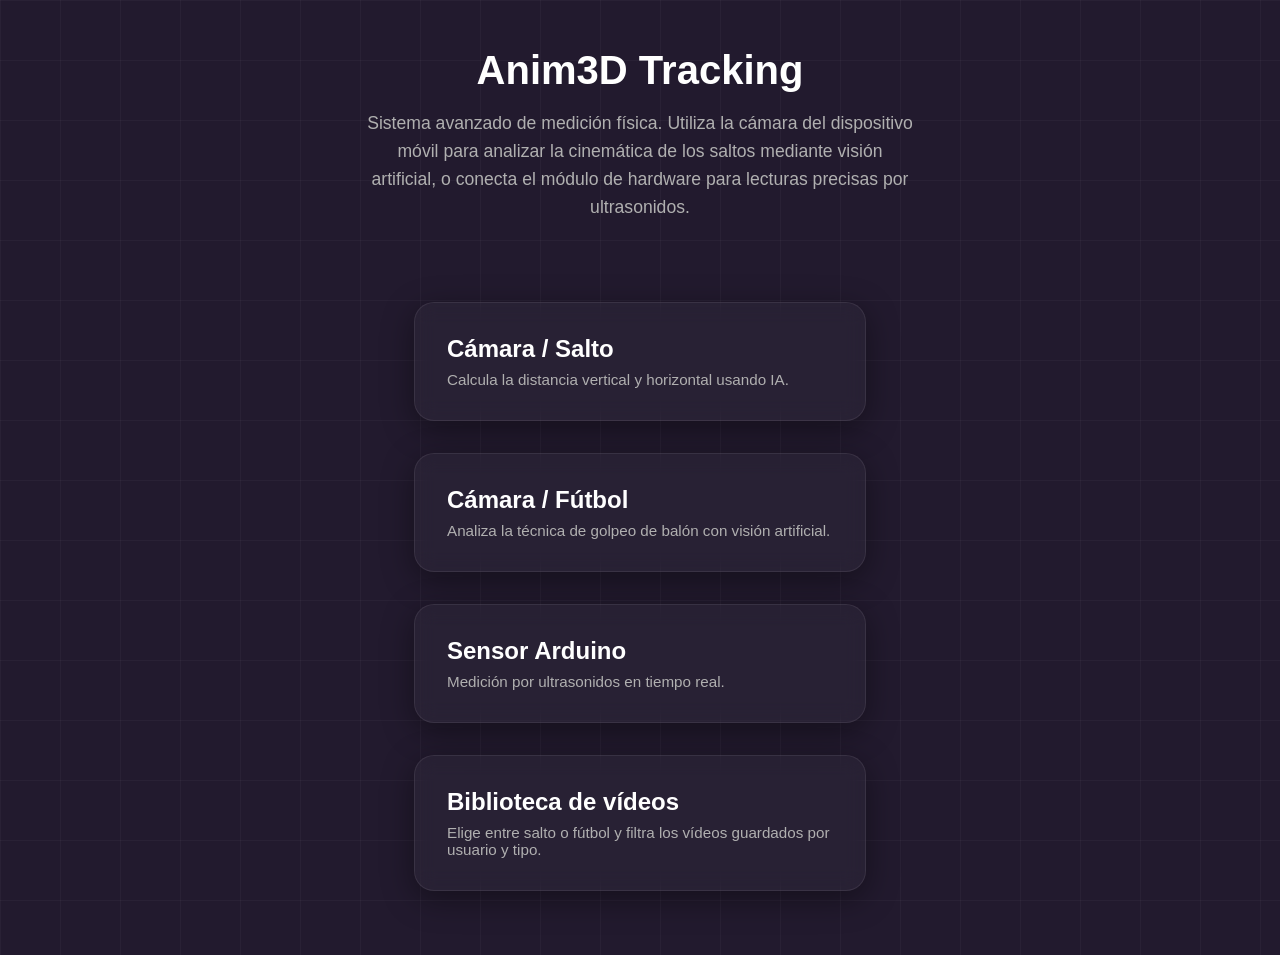
<file: integration/web/index.html>
<!DOCTYPE html>
<html lang="es">
<head>
    <meta charset="UTF-8">
    <meta name="viewport" content="width=device-width, initial-scale=1.0">
    <title>Body Tracking - Inicio</title>
    <link rel="stylesheet" href="css/style.css">
</head>
<body>
    <header class="hero">
        <h1>Anim3D Tracking</h1>
        <p>Sistema avanzado de medición física. Utiliza la cámara del dispositivo móvil para analizar la cinemática de los saltos mediante visión artificial, o conecta el módulo de hardware para lecturas precisas por ultrasonidos.</p>
    </header>

    <main class="modules-container">
        <a href="salto.html" class="module-card hidden" id="card-salto">
            <div class="card-content">
                <h2>Cámara / Salto</h2>
                <p>Calcula la distancia vertical y horizontal usando IA.</p>
            </div>
        </a>

        <a href="futbol.html" class="module-card hidden" id="card-futbol">
            <div class="card-content">
                <h2>Cámara / Fútbol</h2>
                <p>Analiza la técnica de golpeo de balón con visión artificial.</p>
            </div>
        </a>

        <a href="arduino.html" class="module-card hidden" id="card-arduino">
            <div class="card-content">
                <h2>Sensor Arduino</h2>
                <p>Medición por ultrasonidos en tiempo real.</p>
            </div>
        </a>

        <a href="videos.html" class="module-card hidden" id="card-videos">
            <div class="card-content">
                <h2>Biblioteca de vídeos</h2>
                <p>Elige entre salto o fútbol y filtra los vídeos guardados por usuario y tipo.</p>
            </div>
        </a>
    </main>

    <script src="js/app.js"></script>
</body>
</html>
</file>
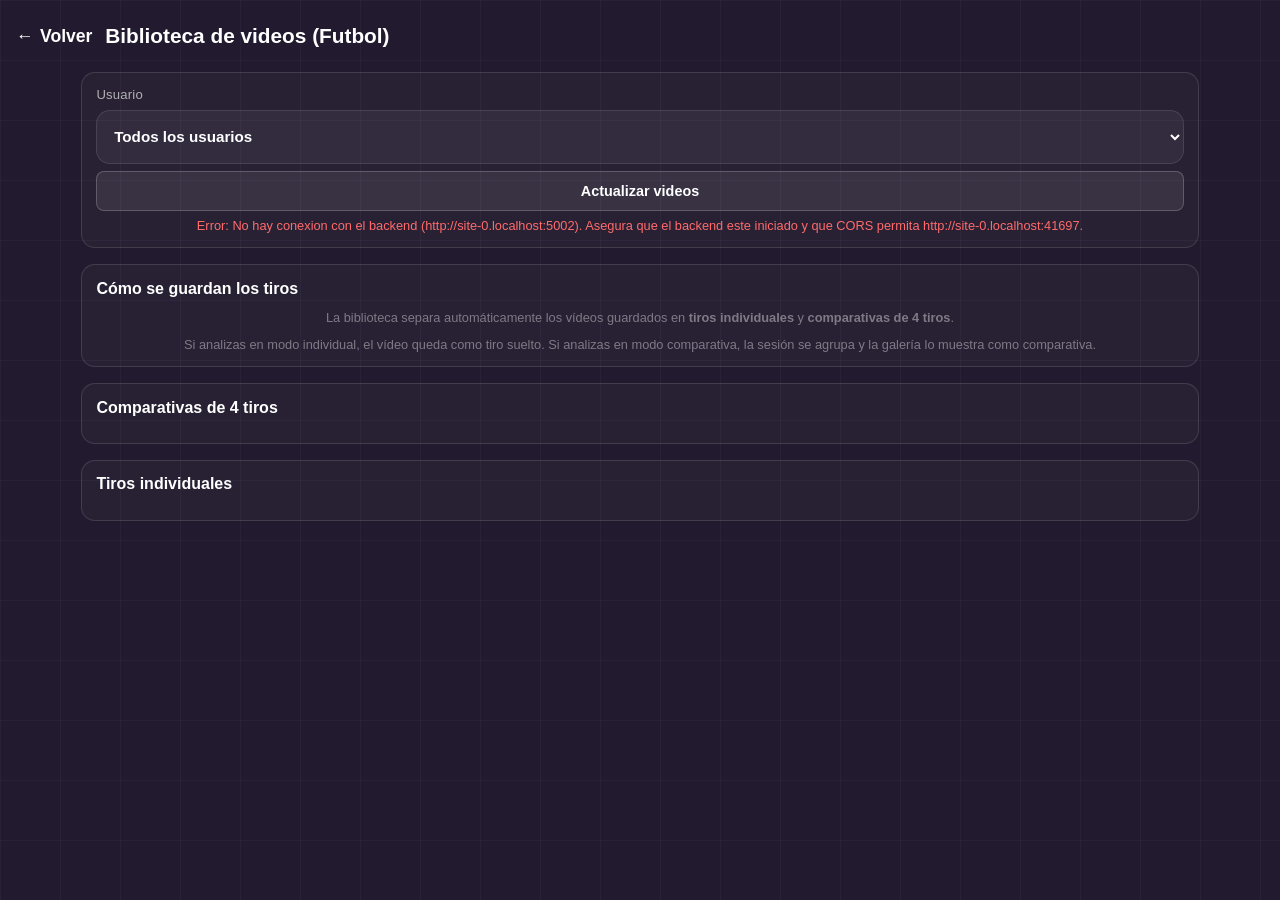
<file: integration/web/futbol_videos.html>
<!DOCTYPE html>
<html lang="es">
<head>
    <meta charset="UTF-8">
    <meta name="viewport" content="width=device-width, initial-scale=1.0">
    <title>Biblioteca de videos - Futbol</title>
    <link rel="stylesheet" href="css/style.css">
</head>
<body class="videos-page futbol-videos-page">
    <header class="top-bar">
        <a href="futbol.html" class="back-button"><span class="arrow">←</span> Volver</a>
        <h1 class="header-title">Biblioteca de videos (Futbol)</h1>
    </header>

    <main class="videos-layout">
        <section class="videos-filtros">
            <label class="pre-camera-label" for="filtro-usuario">Usuario</label>
            <select id="filtro-usuario" class="modern-input"></select>

            <button id="btn-refrescar-videos" class="sensor-btn secondary-btn" type="button">Actualizar videos</button>
            <p id="videos-estado" class="sensor-nota">Cargando biblioteca...</p>
        </section>

        <section class="videos-seccion videos-info-card">
            <h2 class="panel-title">Cómo se guardan los tiros</h2>
            <p class="sensor-nota">La biblioteca separa automáticamente los vídeos guardados en <strong>tiros individuales</strong> y <strong>comparativas de 4 tiros</strong>.</p>
            <p class="sensor-nota">Si analizas en modo individual, el vídeo queda como tiro suelto. Si analizas en modo comparativa, la sesión se agrupa y la galería lo muestra como comparativa.</p>
        </section>

        <section class="videos-seccion">
            <h2 class="panel-title">Comparativas de 4 tiros</h2>
            <div id="comparativas-container" class="videos-grid"></div>
            <p id="comparativas-empty" class="sensor-nota" style="display:none;">No hay videos de comparativa con los filtros actuales.</p>
        </section>

        <section class="videos-seccion">
            <h2 class="panel-title">Tiros individuales</h2>
            <div id="individuales-container" class="videos-grid"></div>
            <p id="individuales-empty" class="sensor-nota" style="display:none;">No hay tiros individuales con los filtros actuales.</p>
        </section>
    </main>

    <script src="js/config.js?v=20260507b"></script>
    <script src="js/shared/formatters.js?v=20260508a"></script>
    <script src="js/usuario_activo.js?v=20260507b"></script>
    <script src="js/api_futbol.js?v=20260507b"></script>
    <script src="js/gallery_helper.js?v=20260508b"></script>
    <script src="js/futbol_videos.js?v=20260507b"></script>
</body>
</html>
</file>
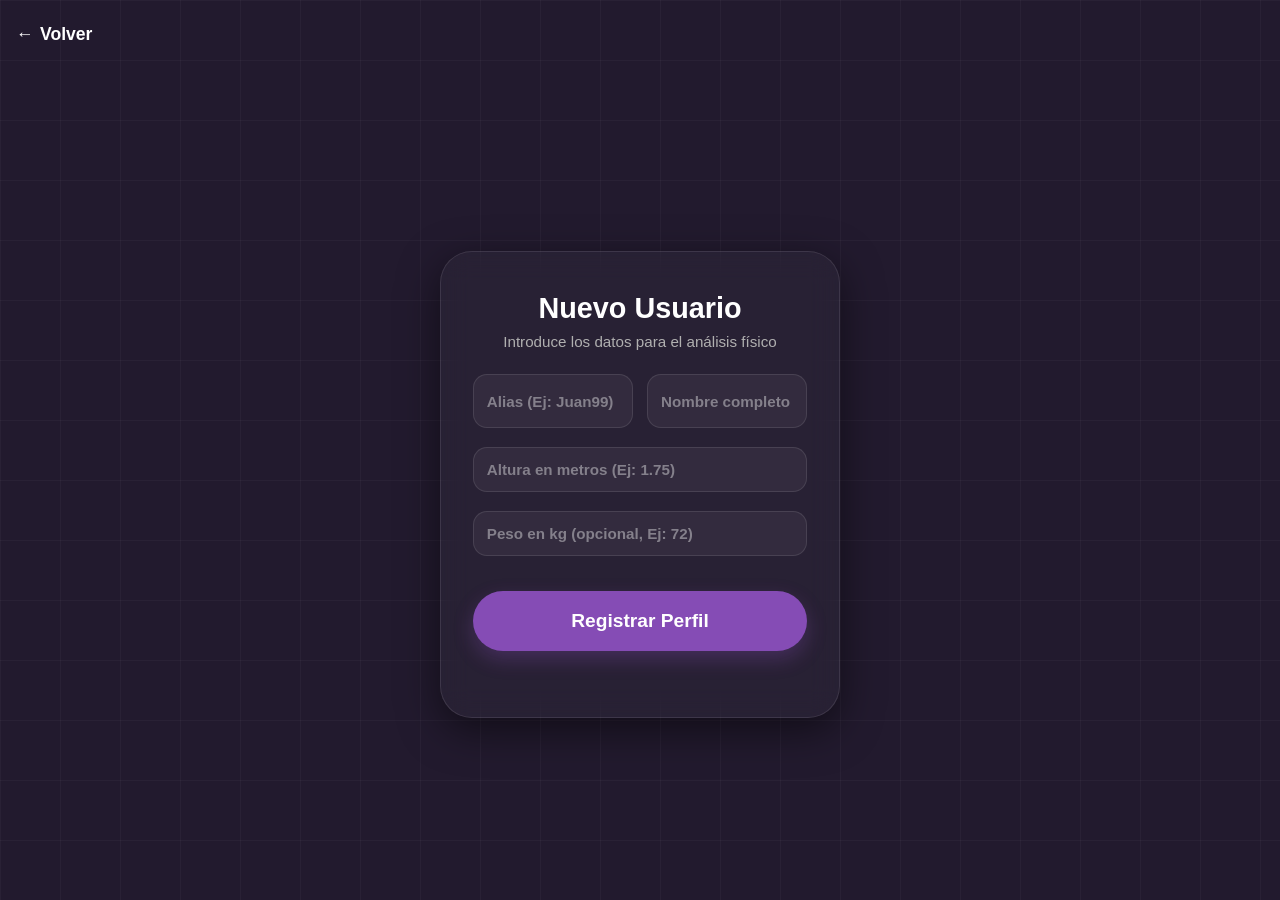
<file: integration/web/registro.html>
<!DOCTYPE html>
<html lang="es">
<head>
    <meta charset="UTF-8">
    <meta name="viewport" content="width=device-width, initial-scale=1.0">
    <title>Registro de Usuario - Anim3D</title>
    <link rel="stylesheet" href="css/style.css">
    <style>
        /* Pequeño ajuste específico para espaciar los inputs del formulario */
        .form-container {
            display: flex;
            flex-direction: column;
            gap: 1.2rem;
            width: 100%;
            margin-top: 1.5rem;
        }
        .form-row {
            display: grid;
            grid-template-columns: 1fr 1fr;
            gap: 0.9rem;
            width: 100%;
        }
        @media (max-width: 520px) {
            .form-row {
                grid-template-columns: 1fr;
            }
        }
        .form-title {
            color: var(--text-light);
            font-size: 1.8rem;
            margin-bottom: 0.5rem;
        }
        .form-subtitle {
            color: var(--text-muted);
            font-size: 0.95rem;
            margin-bottom: 1rem;
        }
    </style>
</head>
<body class="sensor-page registro-page"> <header class="top-bar">
        <a href="index.html" class="back-button"><span class="arrow">←</span> Volver</a>
    </header>

    <main class="sensor-wrapper">
        <div class="sensor-display"> <h1 class="form-title">Nuevo Usuario</h1>
            <p class="form-subtitle">Introduce los datos para el análisis físico</p>

            <form id="registro-form" class="form-container">
                <div class="form-row">
                    <input type="text" id="alias" name="alias" class="modern-input" placeholder="Alias (Ej: Juan99)" required maxlength="50">
                    <input type="text" id="nombre_completo" name="nombre_completo" class="modern-input" placeholder="Nombre completo" required maxlength="100">
                </div>
                
                <input type="number" id="altura_m" name="altura_m" class="modern-input" placeholder="Altura en metros (Ej: 1.75)" required step="0.01" min="0.50" max="2.50">

                <input type="number" id="peso_kg" name="peso_kg" class="modern-input" placeholder="Peso en kg (opcional, Ej: 72)" step="0.1" min="20" max="300">
                
                <button type="submit" class="primary-btn-large" id="btn-submit">
                    Registrar Perfil
                </button>
            </form>
            
            <div id="mensaje-estado" class="sensor-nota" style="margin-top: 1rem;"></div>
        </div>
    </main>

    <script src="js/config.js"></script>
    <script src="js/api-client.js"></script>
    <script src="js/registro.js"></script>
</body>
</html>
</file>
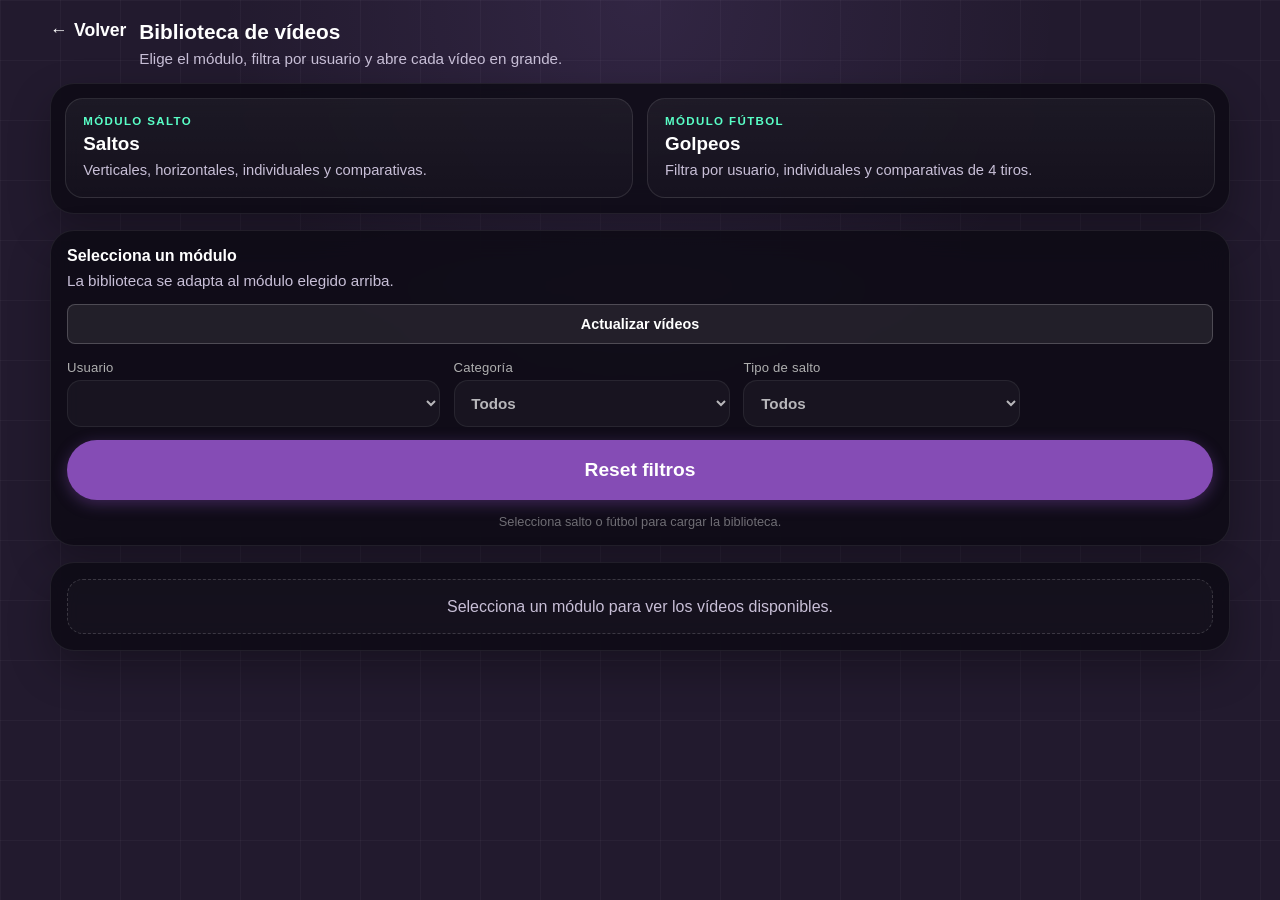
<file: integration/web/videos.html>
<!DOCTYPE html>
<html lang="es">
<head>
    <meta charset="UTF-8">
    <meta name="viewport" content="width=device-width, initial-scale=1.0">
    <title>Biblioteca de vídeos</title>
    <link rel="stylesheet" href="css/style.css">
</head>
<body class="videos-page library-page">
    <header class="top-bar library-top-bar">
        <a href="index.html" class="back-button"><span class="arrow">←</span> Volver</a>
        <div class="library-top-copy">
            <h1 class="header-title">Biblioteca de vídeos</h1>
            <p class="library-top-subtitle">Elige el módulo, filtra por usuario y abre cada vídeo en grande.</p>
        </div>
    </header>

    <main class="library-shell">
        <section class="module-chooser" aria-label="Seleccion de modulo">
            <button type="button" class="module-option" data-module="salto" id="module-salto">
                <span class="module-option-kicker">Módulo salto</span>
                <strong>Saltos</strong>
                <span>Verticales, horizontales, individuales y comparativas.</span>
            </button>
            <button type="button" class="module-option" data-module="futbol" id="module-futbol">
                <span class="module-option-kicker">Módulo fútbol</span>
                <strong>Golpeos</strong>
                <span>Filtra por usuario, individuales y comparativas de 4 tiros.</span>
            </button>
        </section>

        <section class="library-panel">
            <div class="library-panel-head">
                <div>
                    <h2 class="panel-title" id="library-title">Selecciona un módulo</h2>
                    <p class="library-panel-note" id="library-subtitle">La biblioteca se adapta al módulo elegido arriba.</p>
                </div>
                <button id="btn-refrescar-videos" class="sensor-btn secondary-btn" type="button" disabled>Actualizar vídeos</button>
            </div>

            <form class="library-filters" id="library-filters">
                <div class="filter-field filter-field-wide">
                    <label class="pre-camera-label" for="filtro-usuario">Usuario</label>
                    <select id="filtro-usuario" class="modern-input" disabled></select>
                </div>

                <div class="filter-field">
                    <label class="pre-camera-label" for="filtro-categoria">Categoría</label>
                    <select id="filtro-categoria" class="modern-input" disabled>
                        <option value="todos">Todos</option>
                        <option value="individuales">Individuales</option>
                        <option value="comparativas">Comparativas</option>
                    </select>
                </div>

                <div class="filter-field" id="filtro-tipo-salto-wrap">
                    <label class="pre-camera-label" for="filtro-tipo-salto">Tipo de salto</label>
                    <select id="filtro-tipo-salto" class="modern-input" disabled>
                        <option value="todos">Todos</option>
                        <option value="vertical">Vertical</option>
                        <option value="horizontal">Horizontal</option>
                    </select>
                </div>

                <div class="filter-actions">
                    <button id="btn-reset-filtros" class="sensor-btn ghost-btn" type="button" disabled>Reset filtros</button>
                    <p id="videos-estado" class="sensor-nota">Selecciona salto o fútbol para cargar la biblioteca.</p>
                </div>
            </form>
        </section>

        <section class="library-results">
            <div id="videos-container" class="gallery-stack"></div>
            <p id="videos-empty" class="library-empty">Selecciona un módulo para ver los vídeos disponibles.</p>
        </section>
    </main>

    <script src="js/config.js?v=20260507b"></script>
    <script src="js/api-client.js?v=20260507b"></script>
    <script src="js/shared/formatters.js?v=20260508a"></script>
    <script src="js/gallery_helper.js?v=20260508b"></script>
    <script src="js/videos_galeria.js?v=20260507c"></script>
</body>
</html>
</file>
<file: integration/web/css/style.css>
/* style.css
   Loader único. Los estilos reales están repartidos en archivos modulares.
*/
@import url("global.css");
@import url("botones.css");
@import url("componentes.css");
@import url("salto.css");
@import url("sensor.css");
@import url("analitica.css");
@import url("videos.css");
@import url("videos_galeria.css");
</file>
